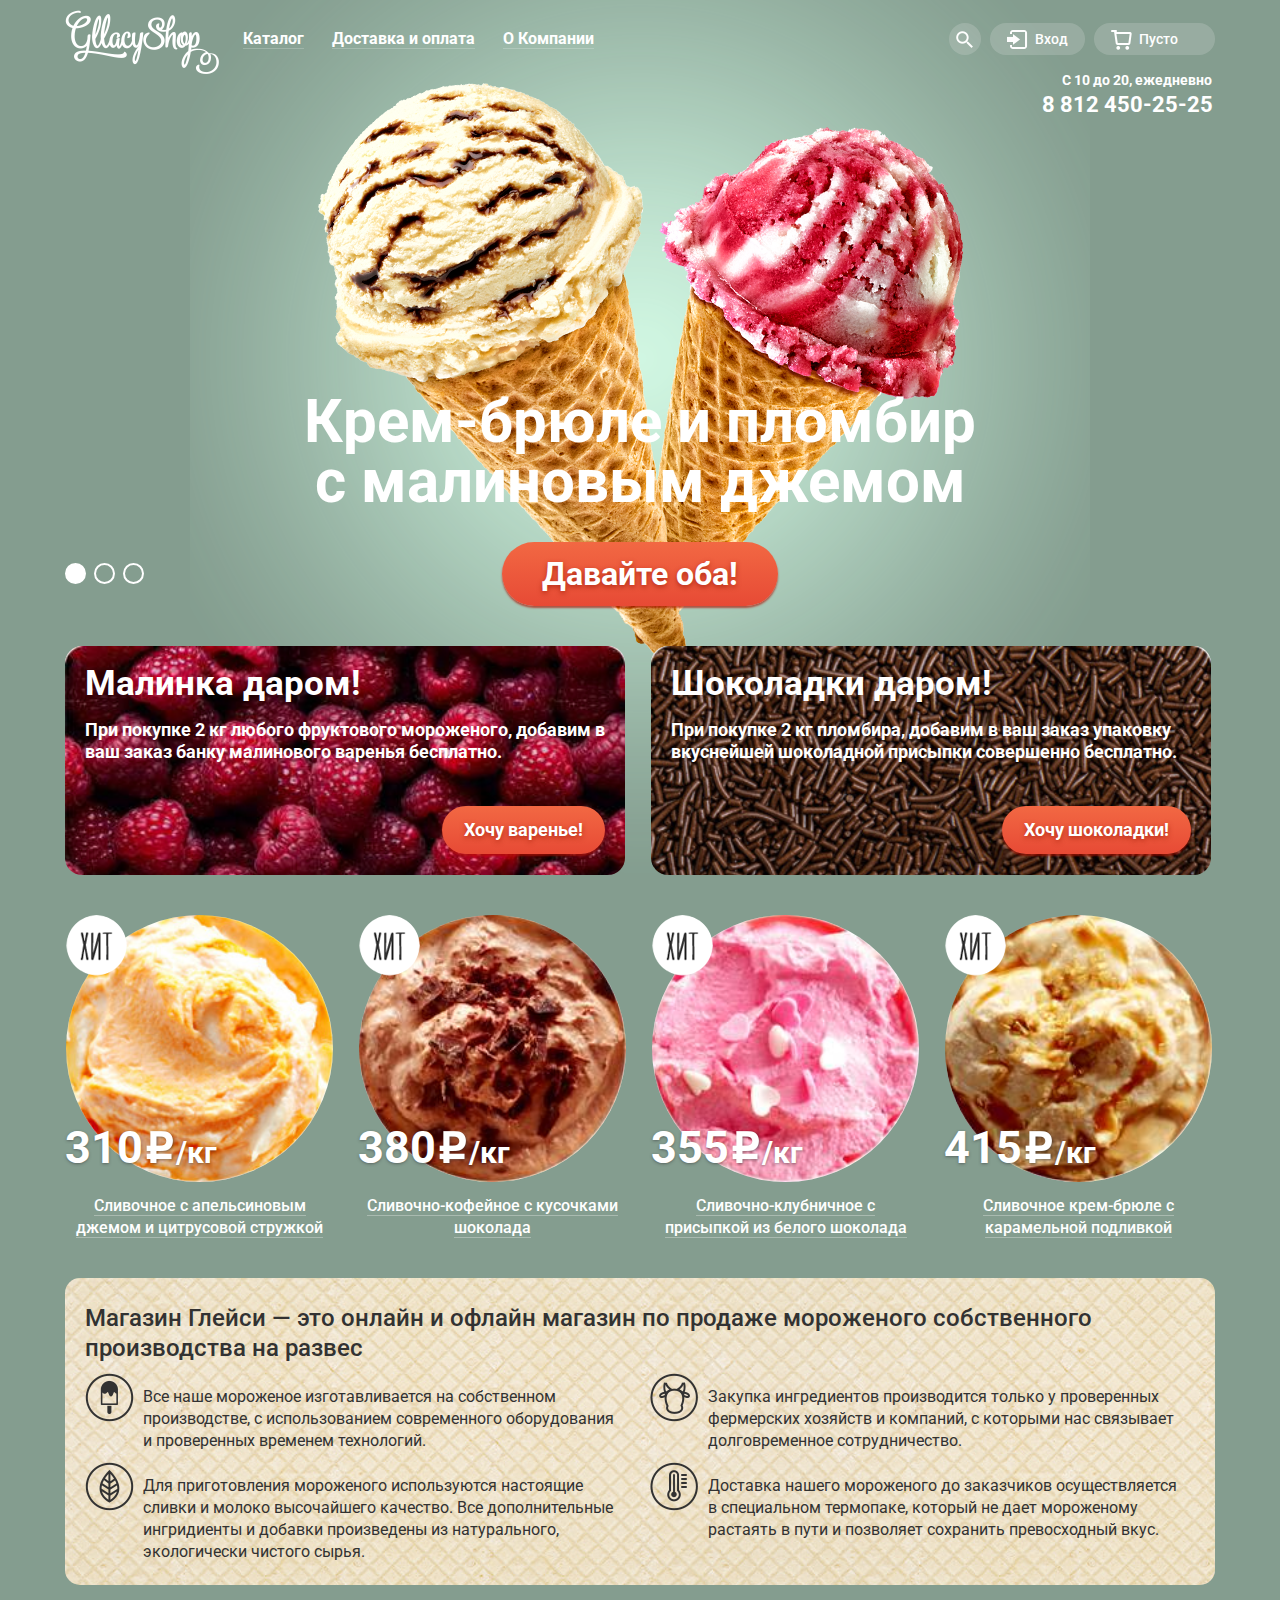
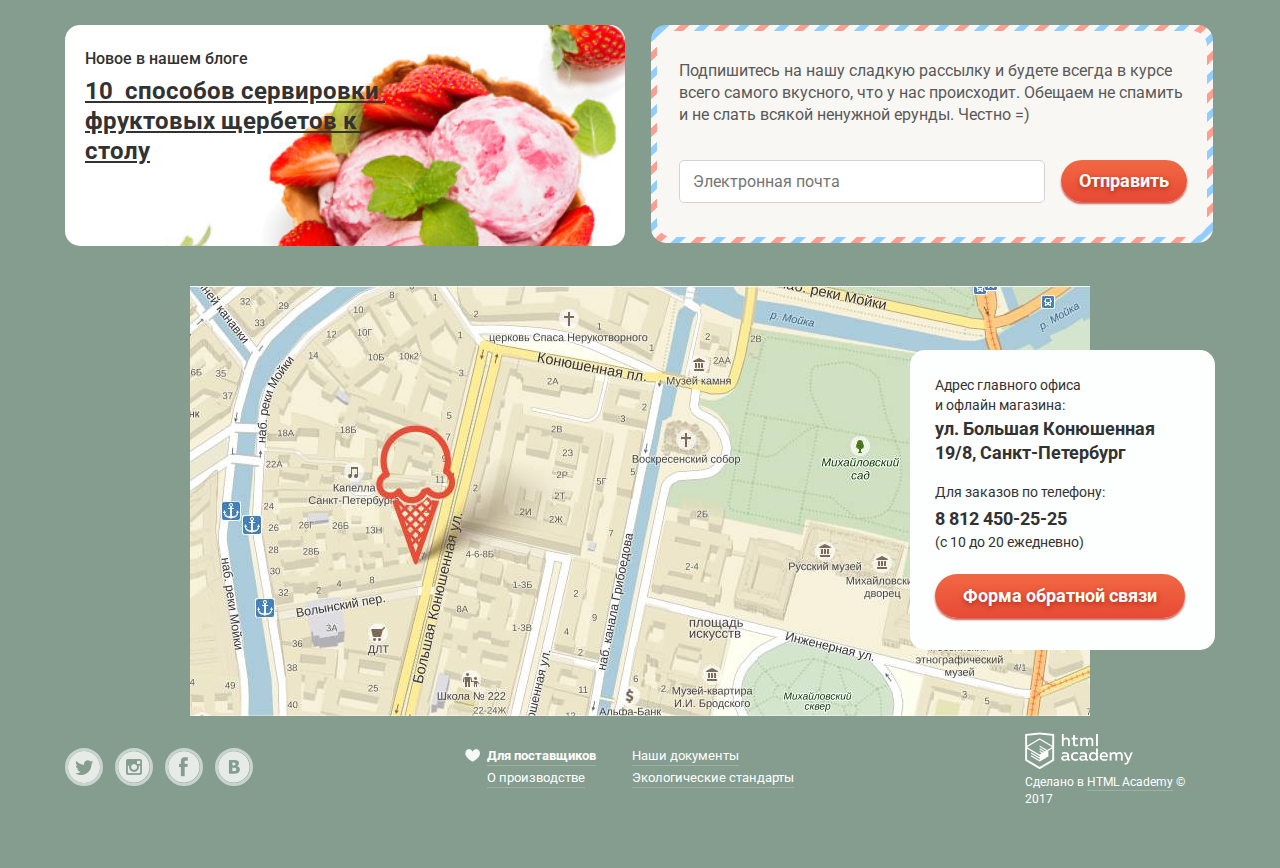
<file: index.html>
<!DOCTYPE html>
<html lang="ru">
  <head>
    <meta charset="utf-8">
    <meta name="description" content="Онлайн и офлайн магазин по продаже мороженого собственного производства на развес">
    <title>HTML Academy: Глейси</title>
    <link rel="stylesheet" href="https://fonts.googleapis.com/css?family=Roboto:400,500,700&amp;subset=cyrillic">
    <link rel="stylesheet" href="css/normalize.css">
    <link rel="stylesheet" href="css/style.css">
  </head>
  <body>
    <input type="radio" id="btn-1" name="toggle" checked>
    <input type="radio" id="btn-2" name="toggle">
    <input type="radio" id="btn-3" name="toggle">
    <div class="container">
      <header class="page-header center clearfix">
        <nav class="main-navigation clearfix">
          <div class="header-logo">
            <img src="img/logo.png" width="154" height="64" alt="GllacyShop">
          </div>
          <ul class="main-menu">
            <li class="main-menu_item main-menu_catalog">
              <a href="#">Каталог</a>
              <ul class="sub-menu">
                <li class="sub-menu_item sub-menu_new"><a href="#"><b>Новинки</b></a></li>
                <li class="sub-menu_item sub-menu_cream"><a href="catalog.html">Сливочное</a></li>
                <li class="sub-menu_item"><a href="#">Щербеты</a></li>
                <li class="sub-menu_item"><a href="#">Фруктовый лёд</a></li>
                <li class="sub-menu_item sub-menu_melorin"><a href="#">Мелорин</a></li>
              </ul>
            </li>
            <li class="main-menu_item">
              <a href="#">Доставка и оплата</a>
            </li>
            <li class="main-menu_item">
              <a href="#">О Компании</a>
            </li>
          </ul>
        </nav>

        <div class="user-block">
          <ul>
            <li class="user-search">
              <a href="#" title="Корзина"></a>
              <form class="search" action="#" method="get">
                <input type="search" name="search" id="search" placeholder="Что ищем?">
                <label for="search">Что ищем?</label>
              </form>
            </li>
            <li class="user-enter">
              <a href="#">Вход</a>
              <form class="enter" action="#" method="post"> 
                <input type="email" name="email" autocomplete="on" id="email" placeholder="Электронная почта" required>
                <label for="email">Электронная почта</label>
                <input type="password" name="password" id="password" placeholder="Пароль" required>
                <label for="password">Пароль</label>
                <input class="btn" type="submit" value="Войти">
                <div class="enter-help">
                  <a href="#">Забыли пароль?</a>
                  <a href="#">Новая регистрация</a>
                </div>
              </form>
            </li>
            <li class="user-basket basket-empty">
              <a href="#">Пусто</a>
            </li> 
          </ul>
        </div>

        <div class="header-contacts">
          <span>C 10 до 20, ежедневно</span>
          <a href="tel:+78124502525">8 812 450-25-25</a>
        </div>
      </header>

      <main>
        <div class="center">
          <div class="slider">
            <div class="slide" id="slide1">
              <div class="slider-title">
                Крем-брюле и пломбир с малиновым джемом
              </div>
              <a class="btn" href="#">Давайте оба!</a>
            </div>

            <div class="slide" id="slide2">
              <div class="slider-title">
                Шоколадный пломбир и лимонный сорбет
              </div>
              <a class="btn" href="#">Давайте оба!</a>
            </div>

            <div class="slide" id="slide3">
              <div class="slider-title">
                Пломбир с помадкой и клубничный щербет
              </div>
              <a class="btn" href="#">Давайте оба!</a>
            </div>

            <div class="slider-controls">  
              <label for="btn-1"></label>
              <label for="btn-2"></label>
              <label for="btn-3"></label>
            </div>
          </div>

          <section class="benefit clearfix">
            <article class="benefit-item benefit-1">
              <h2>Малинка даром!</h2>
              <p>При покупке 2 кг любого фруктового мороженого, добавим в ваш заказ банку малинового варенья бесплатно.</p>
              <a class="btn" href="#">Хочу варенье!</a>
            </article>

            <article class="benefit-item benefit-2">
              <h2>Шоколадки даром!</h2>
              <p>При покупке 2 кг пломбира, добавим в ваш заказ упаковку вкуснейшей шоколадной присыпки совершенно бесплатно.</p>
              <a class="btn" href="#">Хочу шоколадки!</a>
            </article>
          </section>

          <section class="catalog">
            <article class="catalog-item hit">
              <img src="img/items/item1.jpg" width="267" height="267" alt="Сливочное с апельсиновым джемом и цитрусовой стружкой">
              <div class="item-price">310   <span class="price-weight">/кг</span></div>
              <div class="item-name"><span>Сливочное с апельсиновым джемом и цитрусовой стружкой</span></div>
              <a class="btn" href="#">Быстрый просмотр</a>
            </article>

            <article class="catalog-item hit">
              <img src="img/items/item2.jpg" width="267" height="267" alt="Сливочно-кофейное с кусочками шоколада">
              <div class="item-price">380   <span class="price-weight">/кг</span></div>
              <div class="item-name"><span>Сливочно-кофейное с кусочками шоколада</span></div>
              <a class="btn" href="#">Быстрый просмотр</a>
            </article>

            <article class="catalog-item hit">
              <img src="img/items/item3.jpg" width="267" height="267" alt="Сливочно-клубничное с присыпкой из белого шоколада">
              <div class="item-price">355   <span class="price-weight">/кг</span></div>
              <div class="item-name"><span>Сливочно-клубничное с присыпкой из белого шоколада</span></div>
              <a class="btn" href="#">Быстрый просмотр</a>
            </article>

            <article class="catalog-item hit">
              <img src="img/items/item4.jpg" width="267" height="267" alt="Сливочное крем-брюле с карамельной подливкой">
              <div class="item-price">415   <span class="price-weight">/кг</span></div>
              <div class="item-name"><span>Сливочное крем-брюле с карамельной подливкой</span></div>
              <a class="btn" href="#">Быстрый просмотр</a>
            </article>
          </section>

          <article class="about-us">
            <h2>Магазин Глейси — это онлайн и офлайн магазин по продаже мороженого собственного производства на развес</h2>
            <ul class="clearfix">
              <li class="about-item about-1">Все наше мороженое изготавливается на собственном производстве, с использованием современного оборудования и проверенных временем технологий.
              </li>
              <li class="about-item about-2">Закупка ингредиентов  производится только у проверенных фермерских хозяйств и компаний, с которыми нас связывает долговременное сотрудничество.</li>
              <li class="about-item about-3">Для приготовления мороженого используются настоящие сливки и молоко высочайшего качество. Все дополнительные ингридиенты и добавки произведены из натурального, экологически чистого сырья.</li>
              <li class="about-item about-4">Доставка нашего мороженого до заказчиков осуществляется в специальном термопаке, который не дает мороженому растаять в пути и позволяет сохранить превосходный вкус.
              </li>
            </ul>
          </article>

          <section class="news clearfix">
            <article class="news-item blog">
              <span>Новое в нашем блоге</span>
              <a class="news-title" href="#">10  способов сервировки фруктовых щербетов к столу</a>
            </article>

            <section class="news-item subscription">
              <div class="subscription-content">
                <p class="subscription-title">Подпишитесь на нашу сладкую рассылку и будете всегда в курсе всего самого вкусного, что у нас происходит. Обещаем не спамить и не слать всякой ненужной ерунды. Честно =)</p>
                <form action="#" method="post">
                  <input type="email" name="email" autocomplete="on" id="email2" placeholder="Электронная почта">
                  <label for="email2">Электронная почта</label>
                  <input class="btn" type="submit" value="Отправить">
                </form>
              </div>
            </section>
          </section>

          <section class="contacts">
              <p class="contacts-adress"><span class="adress-title">Адрес главного офиса и офлайн магазина:</span><b>ул. Большая Конюшенная 19/8, Санкт-Петербург</b>
              </p>
              <p class="contacts-phone"><span class="phone-title">Для заказов по телефону:</span><b><a href="tel:+78124502525">8 812 450-25-25</a></b>(с 10 до 20 ежедневно)
              </p>
              <a class="btn login" href="#">Форма обратной связи</a>
            </section>
        </div>

        <div class="map">
            <iframe src="https://api-maps.yandex.ru/frame/v1/-/C6q3f6IE"></iframe>
        </div>
      </main>

      <footer class="page-footer center clearfix">
        <section class="social">
          <a class="social-btn social-btn-tw" href="#" title="Мы в Твиттер"></a>
          <a class="social-btn social-btn-ig" href="#" title="Мы в Инстаграм"></a>
          <a class="social-btn social-btn-fb" href="#" title="Мы в Фейсбук"></a>
          <a class="social-btn social-btn-vk" href="#" title="Мы в Вконтакте"></a>
        </section>

        <section class="extra-info">
          <ul>
            <li class="special">
              <a href="#"><b>Для поставщиков</b></a>
            </li>
            <li>
              <a href="#">Наши документы</a>
            </li>
            <li>
              <a href="#">О производстве</a>
            </li>
            <li>
              <a href="#">Экологические стандарты</a>
            </li>
          </ul>
        </section>

        <address class="copyright">
          <a href="https://htmlacademy.ru/intensive/htmlcss" title="Переход на старницу HTML Academy">
            <img src="img/academy_logo.png" width="108" height="38" alt="htmlacademy.ru">
          </a>
          <span>
            Сделано в <a class="made-by" href="https://htmlacademy.ru/intensive/htmlcss">HTML Academy</a> &#169; 2017
          </span>
        </address>
      </footer>
      <div class="modal-content">
        <button class="modal-content-close" type="button" title="Закрыть">
          Закрыть
        </button>
        <form class="feedback" action="#" method="post">
          <span>Мы обязательно вам ответим!</span>
          <input type="text" name="login" autocomplete="on" id="login" placeholder="Как вас зовут?">
          <label for="login">Как вас зовут?</label>
          <input type="email" name="email" autocomplete="on" id="email-3" placeholder="Ваша почта для ответа">
          <label for="email-3">Ваша почта для ответа</label>
          <textarea placeholder="Напишите что-нибудь..." id="text"></textarea>
          <label for="text">Напишите что-нибудь...</label>
          <input class="btn" type="submit" value="Отправить">
        </form>
      </div>
      <div class="modal-overlay"></div>
    </div>
    <script src="js/script.min.js"></script>
  </body>
</html>
</file>
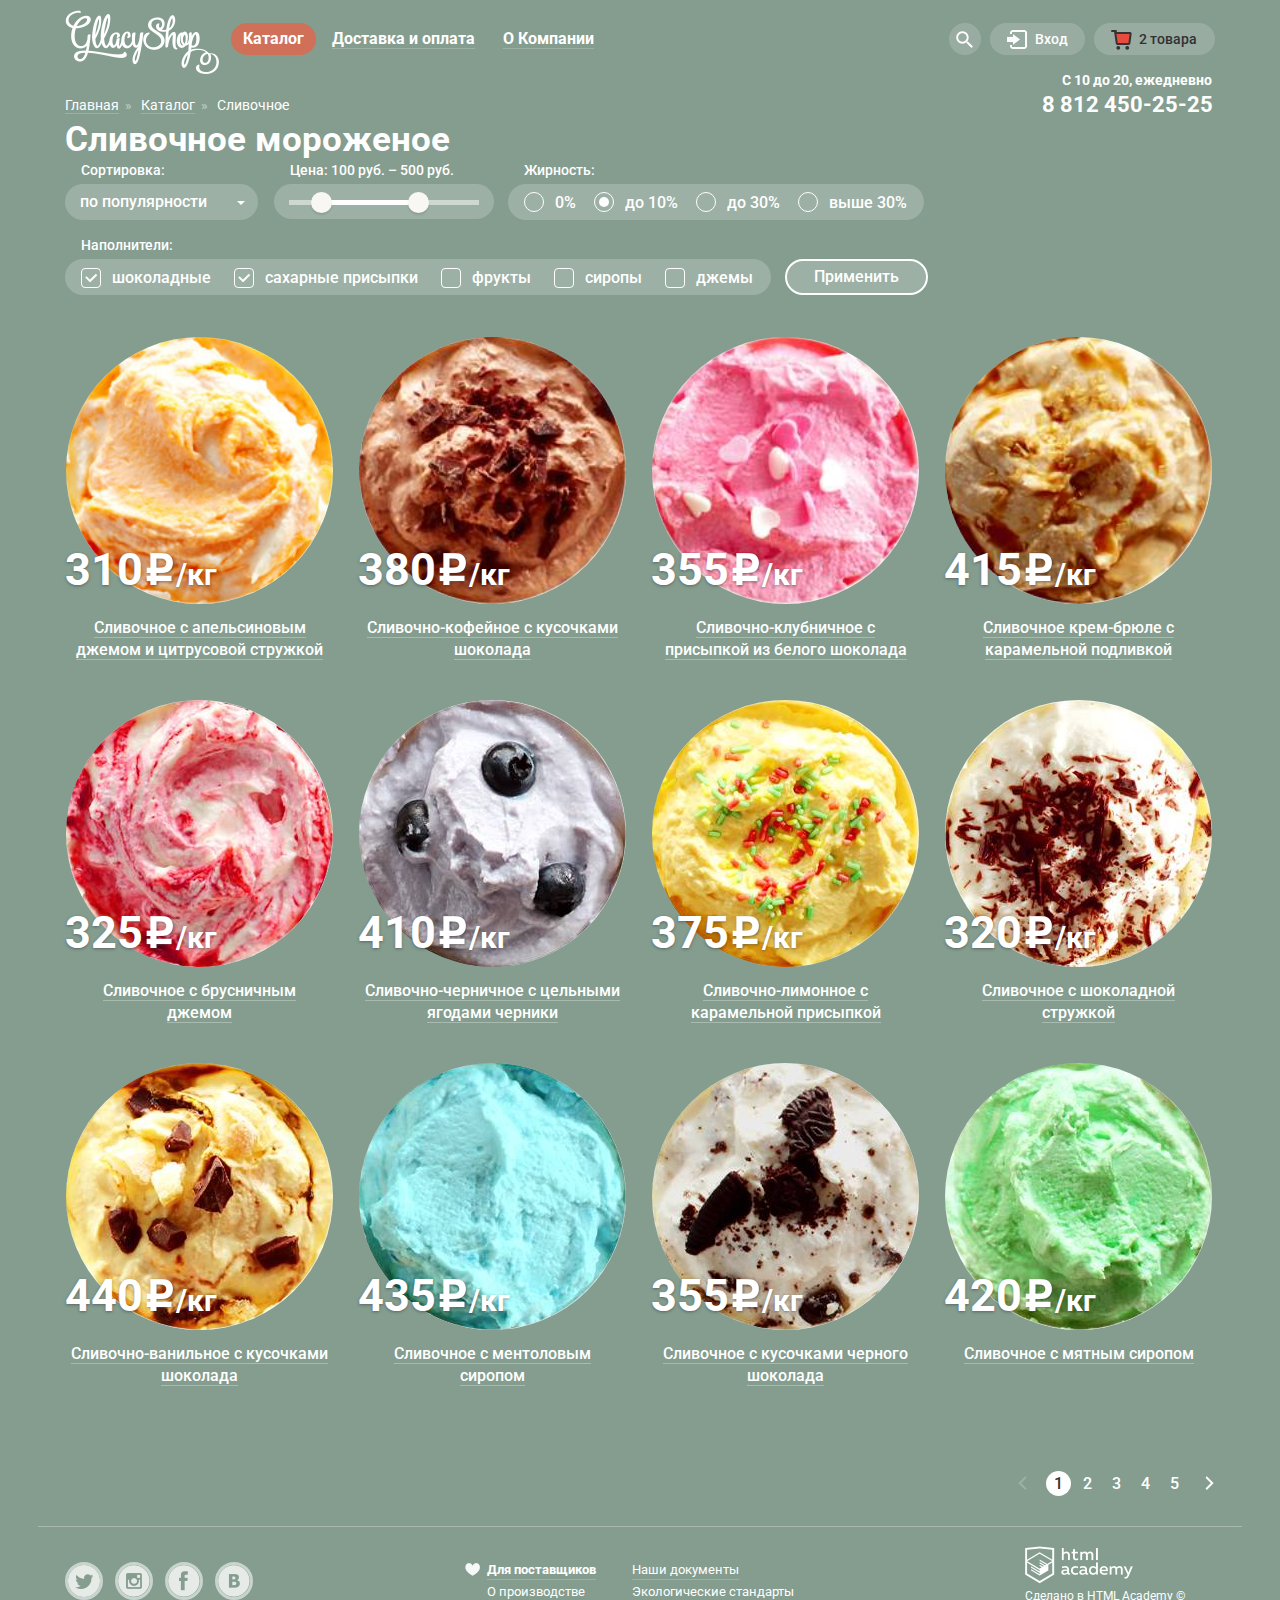
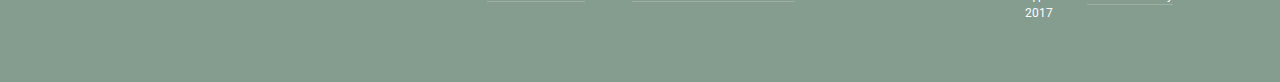
<file: catalog.html>
<!DOCTYPE html>
  <html lang="ru">
    <head>
      <meta charset="utf-8">
      <title>Глейси. Каталог товаров</title>
      <link href="https://fonts.googleapis.com/css?family=Roboto:400,500,700&amp;subset=cyrillic" rel="stylesheet">
      <link rel="stylesheet" href="css/normalize.css">
      <link rel="stylesheet" href="css/style.css">
    </head>
    <body>
      <header class="page-header center clearfix">
        <nav class="main-navigation clearfix">
          <div class="header-logo">
            <a href="index.html" title="GllacyShop">
              <img src="img/logo.png" width="154" height="64" alt="GllacyShop">
            </a>
          </div>
          <ul class="main-menu">
            <li class="main-menu_item main-menu_catalog active">
              <a href="#">Каталог</a>
              <ul class="sub-menu">
                <li class="sub-menu_item sub-menu_new"><a href="#"><b>Новинки</b></a></li>
                <li class="sub-menu_item sub-menu_cream active"><a>Сливочное</a></li>
                <li class="sub-menu_item"><a href="#">Щербеты</a></li>
                <li class="sub-menu_item"><a href="#">Фруктовый лёд</a></li>
                <li class="sub-menu_item sub-menu_melorin"><a href="#">Мелорин</a></li>
              </ul>
            </li>
            <li class="main-menu_item">
              <a href="#">Доставка и оплата</a>
            </li>
            <li class="main-menu_item">
              <a href="#">О Компании</a>
            </li>
          </ul>
        </nav>

        <div class="user-block">
          <ul>
            <li class="user-search">
              <a href="#" title="Корзина"></a>
              <form class="search" action="#" method="get">
                <input type="search" name="search" id="search" placeholder="Что ищем?">
                <label for="search">Что ищем?</label>
              </form>
            </li>
            <li class="user-enter">
              <a href="#">Вход</a>
              <form class="enter" action="#" method="post"> 
                <input type="email" name="email" autocomplete="on" id="email" placeholder="Электронная почта" required>
                <label for="email">Электронная почта</label>
                <input type="password" name="password" id="password" placeholder="Пароль" required>
                <label for="password">Пароль</label>
                <input class="btn" type="submit" value="Войти">
                <div class="enter-help">
                  <a href="#">Забыли пароль?</a>
                  <a href="#">Новая регистрация</a>
                </div>
              </form>
            </li>
            <li class="user-basket basket-full">
              <a href="#">2 товара</a>
              <div class="basket">
                <table>
                  <tr class="basket-item">
                    <td class="basket-cell basket-delete"><a href="#"></a></td> 
                    <td class="basket-cell basket-photo"><img src="img/items/item1.jpg" width="34" height="34" alt="Пломбир с апельсиновым джемом"></td>
                    <td class="basket-cell basket-name"><a href="#">Пломбир с апельсиновым джемом</a></td>
                    <td class="basket-cell basket-prise">1,5 кг x <span>200 руб.</span></td>
                    <td class="basket-cell basket-cost">300 руб.</td>  
                  </tr>
                  <tr class="basket-item">
                    <td class="basket-cell basket-delete"><a href="#"></a></td> 
                    <td class="basket-cell basket-photo"><img src="img/items/item3.jpg" width="34" height="34" alt="Клубничный пломбир с присыпкой из белого шоколада"></td>
                    <td class="basket-cell basket-name"><a href="#">Клубничный пломбир с присыпкой из белого шоколада</a></td>
                    <td class="basket-cell basket-prise">1,5 кг x <span>300 руб.</span></td>
                    <td class="basket-cell basket-cost">450 руб.</td>
                  </tr>
                </table>
                <div class="total-order">
                  Итого: 750 руб.
                </div>
                <a class="btn" href="#">Оформить заказ</a>
              </div>
            </li>
          </ul>
        </div>

        <div class="header-contacts">
          <span>C 10 до 20, ежедневно</span>
          <a href="tel:+78124502525">8 812 450-25-25</a>
        </div>
      </header>

      <main class="content center">
        <header class="shop-header">
          <nav class="breadcrumbs">
            <ul>
              <li><a href="index.html">Главная</a></li>
              <li><a href="#">Каталог</a></li>
              <li>Сливочное</li>
            </ul>
          </nav>
          <h1>Сливочное мороженое</h1>
        </header>

        <div class="main-sorting">
          <form action="#" method="post">
            <fieldset class="sorting-parameter">
              <legend>Сортировка:</legend>
              <select name="order">
                <option value="popular">по популярности</option>
                <option value="cheap-first">сначала недорогие</option>
                <option value="cheap-last">сначала дорогие</option>
                <option value="fat">по жирности</option>
              </select>
            </fieldset>

            <fieldset class="sorting-price">
              <legend>Цена: 100 руб. – 500 руб.</legend>
              <div class="range-controls">
                <div class="scale">
                  <div class="bar"></div>
                </div>
                <div class="toggle toggle-min"></div>
                <div class="toggle toggle-max"></div>
              </div>
            </fieldset>

            <fieldset class="sorting-fat">
              <legend>Жирность:</legend>
              <div class="sorting-overlay">
                <label for="fat-1">
                  <input type="radio" id="fat-1" name="fat" value="0%">0%
                  <span class="radiobtn-indicator" tabindex="0"></span>
                </label>
                <label for="fat-2">
                  <input type="radio" id="fat-2" name="fat" value="10%" checked>до 10%
                  <span class="radiobtn-indicator" tabindex="0"></span>
                </label>
                <label for="fat-3">
                  <input type="radio" id="fat-3" name="fat" value="30%">до 30%
                  <span class="radiobtn-indicator" tabindex="0"></span>
                </label>
                <label for="fat-4">
                  <input type="radio" id="fat-4" name="fat" value="30%+">выше 30%
                  <span class="radiobtn-indicator" tabindex="0"></span>
                </label>
              </div>
            </fieldset>

            <fieldset class="sorting-fill">
              <legend>Наполнители:</legend>
              <div class="sorting-overlay">
                <label>
                  <input type="checkbox" name="fill1" checked>шоколадные
                  <span class="checkbox-indicator" tabindex="0"></span>
                </label>
                <label>
                  <input type="checkbox" name="fill2" checked>сахарные присыпки
                  <span class="checkbox-indicator" tabindex="0"></span>
                </label>
                <label>
                  <input type="checkbox" name="fill3">фрукты
                  <span class="checkbox-indicator" tabindex="0"></span>
                </label>
                <label>
                  <input type="checkbox" name="fill4">сиропы
                  <span class="checkbox-indicator" tabindex="0"></span>
                </label>
                <label>
                  <input type="checkbox" name="fill5">джемы
                  <span class="checkbox-indicator" tabindex="0"></span>
                </label>
              </div>
            </fieldset>
            <input class="sorting-btn" type="submit" value="Применить">
          </form>
        </div>

        <section class="catalog">
          <article class="catalog-item">
            <img src="img/items/item1.jpg" width="267" height="267" alt="Сливочное с апельсиновым джемом и цитрусовой стружкой">
            <div class="item-price">310   <span class="price-weight">/кг</span></div>
            <div class="item-name"><span>Сливочное с апельсиновым джемом и цитрусовой стружкой</span></div>
            <a class="btn" href="#">Быстрый просмотр</a>
          </article>

          <article class="catalog-item">
            <img src="img/items/item2.jpg" width="267" height="267" alt="Сливочно-кофейное с кусочками шоколада">
            <div class="item-price">380   <span class="price-weight">/кг</span></div>
            <div class="item-name"><span>Сливочно-кофейное с кусочками шоколада</span></div>
            <a class="btn" href="#">Быстрый просмотр</a>
          </article>

           <article class="catalog-item">
            <img src="img/items/item3.jpg" width="267" height="267" alt="Сливочно-клубничное с присыпкой из белого шоколада">
            <div class="item-price">355   <span class="price-weight">/кг</span></div>
            <div class="item-name"><span>Сливочно-клубничное с присыпкой из белого шоколада</span></div>
            <a class="btn" href="#">Быстрый просмотр</a>
          </article>

          <article class="catalog-item">
            <img src="img/items/item4.jpg" width="267" height="267" alt="Сливочное крем-брюле с карамельной подливкой">
            <div class="item-price">415   <span class="price-weight">/кг</span></div>
            <div class="item-name"><span>Сливочное крем-брюле с карамельной подливкой</span></div>
            <a class="btn" href="#">Быстрый просмотр</a>
          </article>

          <article class="catalog-item">
            <img src="img/items/item5.jpg" width="267" height="267" alt="Сливочное с брусничным джемом">
            <div class="item-price">325   <span class="price-weight">/кг</span></div>
            <div class="item-name"><span>Сливочное с брусничным джемом</span></div>
            <a class="btn" href="#">Быстрый просмотр</a>
          </article>

          <article class="catalog-item">
            <img src="img/items/item6.jpg" width="267" height="267" alt="Сливочно-черничное с цельными ягодами черники">
            <div class="item-price">410   <span class="price-weight">/кг</span></div>
            <div class="item-name"><span>Сливочно-черничное с цельными ягодами черники</span></div>
            <a class="btn" href="#">Быстрый просмотр</a>
          </article>

          <article class="catalog-item">
            <img src="img/items/item7.jpg" width="267" height="267" alt="Сливочно-лимонное с карамельной присыпкой">
            <div class="item-price">375   <span class="price-weight">/кг</span></div>
            <div class="item-name"><span>Сливочно-лимонное с карамельной присыпкой</span></div>
            <a class="btn" href="#">Быстрый просмотр</a>
          </article>

          <article class="catalog-item">
            <img src="img/items/item8.jpg" width="267" height="267" alt="Сливочное с шоколадной стружкой">
            <div class="item-price">320   <span class="price-weight">/кг</span></div>
            <div class="item-name"><span>Сливочное с шоколадной стружкой</span></div>
            <a class="btn" href="#">Быстрый просмотр</a>
          </article>

          <article class="catalog-item">
            <img src="img/items/item9.jpg" width="267" height="267" alt="Сливочно-ванильное с кусочками шоколада">
            <div class="item-price">440   <span class="price-weight">/кг</span></div>
            <div class="item-name"><span>Сливочно-ванильное с кусочками шоколада</span></div>
            <a class="btn" href="#">Быстрый просмотр</a>
          </article>

          <article class="catalog-item">
            <img src="img/items/item10.jpg" width="267" height="267" alt="Сливочное с ментоловым сиропом">
            <div class="item-price">435   <span class="price-weight">/кг</span></div>
            <div class="item-name"><span>Сливочное с ментоловым сиропом</span></div>
            <a class="btn" href="#">Быстрый просмотр</a>
          </article>

          <article class="catalog-item">
            <img src="img/items/item11.jpg" width="267" height="267" alt="Сливочное с кусочками черного шоколада">
            <div class="item-price">355   <span class="price-weight">/кг</span></div>
            <div class="item-name"><span>Сливочное с кусочками черного шоколада</span></div>
            <a class="btn" href="#">Быстрый просмотр</a>
          </article>

          <article class="catalog-item">
            <img src="img/items/item12.jpg" width="267" height="267" alt="Сливочное с мятным сиропом">
            <div class="item-price">420   <span class="price-weight">/кг</span></div>
            <div class="item-name"><span>Сливочное с мятным сиропом</span></div>
            <a class="btn" href="#">Быстрый просмотр</a>
          </article>
        </section>
        
        <ul class="paginator"> 
          <li class="prev disabled"><a title="предыдущая страница"></a></li>
          <li class="active"><a>1</a></li>
          <li><a href="#">2</a></li>
          <li><a href="#">3</a></li>
          <li><a href="#">4</a></li>
          <li><a href="#">5</a></li>
          <li class="next"><a href="#" title="следующая страница"></a></li>
        </ul>
      </main>

      <footer class="page-footer center clearfix footer-inner">
        <section class="social">
          <a class="social-btn social-btn-tw" href="#" title="Мы в Твиттер"></a>
          <a class="social-btn social-btn-ig" href="#" title="Мы в Инстаграм"></a>
          <a class="social-btn social-btn-fb" href="#" title="Мы в Фейсбук"></a>
          <a class="social-btn social-btn-vk" href="#" title="Мы в Вконтакте"></a>
        </section>

        <section class="extra-info">
          <ul>
            <li class="special">
              <a href="#"><b>Для поставщиков</b></a>
            </li>
            <li>
              <a href="#">Наши документы</a>
            </li>
            <li>
              <a href="#">О производстве</a>
            </li>
            <li>
              <a href="#">Экологические стандарты</a>
            </li>
          </ul>
        </section>

        <address class="copyright">
          <a href="https://htmlacademy.ru/intensive/htmlcss" title="Переход на страницу HTML Academy">
            <img src="img/academy_logo.png" width="108" height="38" alt="htmlacademy.ru">
          </a>
          <span>
            Сделано в <a class="made-by" href="https://htmlacademy.ru/intensive/htmlcss" >HTML Academy</a> &#169; 2017
          </span>
        </address>
			</footer>
      <script src="js/script.min.js"></script>
    </body>
  </html>
</file>
<file: css/style.css>
﻿body {
  position: relative;
  
  min-width: 1200px;
  margin: 0;
  
  font-weight: 400;
  font-size: 16px;
  line-height: 22px;
  font-family: 'Roboto', 'Arial', sans-serif;  
  color: #ffffff;
  background-color: #849d8f;
}

.clearfix::after {
  content: '';
  
  display: table;
  clear: both;
}

.container {
  background-color: #849d8f;
  background-repeat: no-repeat;
  background-position: top center;
  -webkit-transition: background-image 0.5s ease, background-color 0.5s ease;
  transition: background-image 0.5s ease, background-color 0.5s ease;
}

.container::before,
.container::after {
  content: '';

  visibility: hidden;
}

.container::before {
  background-image: url('../img/slider/slide2.png');
}

.container::after {
  background-image: url('../img/slider/slide3.png');
}

.center {
  position: relative;
  width: 1150px;
  margin: 0 auto;
  padding: 0 27px;
}

.page-header {
  position: relative;
  
  min-height: 75px;
  padding-top: 10px;
}

.main-navigation {
  float: left;
  
  font-weight: 700;
  line-height: 18px;
}

.main-menu {
  float: left;
  max-width: 500px;
}

.header-logo {  
  float: left;
  width: 154px;
  margin-right: 12px;
}

.main-navigation .main-menu,
.main-navigation .sub-menu {
  margin: 0;
  padding: 0;
  
  list-style: none;
}

.main-navigation .main-menu {
  margin-top: 13px;
}

.main-menu > li {
  display: inline-block;
  vertical-align: top;
}

.main-menu a {
  display: block;
  
  padding: 7px 12px;
  
  color: #ffffff;
  text-decoration: none;
}

.main-menu_item > a::after{
  content: '';
  display: block;
  height: 1px;
  
  background: #ffffff;
  opacity: 0.2;
}

.active > a::after {
  display: none;
}

.main-menu .main-menu_item {
  padding-bottom: 5px;
}

.main-menu .active > a {
  text-decoration: none;
  
  background-color: rgb(208, 112, 88);
  border-radius: 20px;
}

.main-menu_item a:hover {
  color: #333333;
  
  background-color: #f7f6f3;
  border-radius: 20px;
}

.main-menu_item a:active {
  color: #333333;
  
  background-color: rgba(248, 247, 244, 0.988);
  -webkit-box-shadow: inset 0px 2px 1px 0px rgba(105, 105, 105, 1);
          box-shadow: inset 0px 2px 1px 0px rgba(105, 105, 105, 1);
}

.sub-menu { 
  position: absolute;
  top: 60px;
  left: 185px;
  z-index: 4;
  
  display: none;
  width: 145px;
  
  font-weight: 400;
  font-size: 14px;

  background-color: #f8f7f4;
  border-radius: 5px;
  -webkit-box-shadow: 0px 20px 20px 0px rgba(0, 0, 0, 0.4);
          box-shadow: 0px 20px 20px 0px rgba(0, 0, 0, 0.4); 
  overflow: hidden;
}

.sub-menu_new {
  position: relative;
}

.sub-menu_new::after {
  content: '';
  position: absolute;
  top: 38px;
  right: 10px;
  left: 7px;
  
  display: block;
  height: 1px;
  
  background-color: rgba(209, 208, 206, 0.8);
}

.sub-menu a {
  padding: 8px 20px 5px;
  
  text-decoration: none;
  color: #323232;
}

.sub-menu_new a {
  padding-bottom: 12px;
}

.sub-menu_melorin a {
  padding-bottom: 12px;
}

.main-menu_catalog:hover .sub-menu {
  display: block;
}

.sub-menu .active > a {
  border-radius: 0;
  color: #ffffff;
}

.sub-menu a:hover {
  color: #323232;
  
  background: #fbded7;
  border-radius: 0;
  -webkit-box-shadow: none;
          box-shadow: none;
}

.sub-menu a:active {
  color: #323232;
  
  background: #f6b5a5;
}

.btn {
  display: inline-block;
  vertical-align: top;
  padding: 12px 22px;

  font-weight: 700;
  font-size: 18px;
  line-height: 24px;
  color: #ffffff;
  text-decoration: none;
  text-shadow: 0 2px 5px rgba(160, 32, 11, 0.76);

  background: #f26843;
  
  background: -webkit-gradient(linear, left top, left bottom, from(#f26843), to(#e74a35));
  
  background: linear-gradient(to bottom, #f26843 0%, #e74a35 100%);
  border: 0;
  border-radius: 100px;
  -webkit-box-shadow: 0 2px 2px rgba(172, 16, 0, 0.64);
          box-shadow: 0 2px 2px rgba(172, 16, 0, 0.64);
  
  cursor: pointer;
}

.user-block {  
  float: right;
  
  max-width: 350px;
  margin-top: 13px;
  
  font-weight: 500;
  font-size: 14px;
  line-height: 16px;
}

.user-block ul {
  margin: 0;
  padding: 0;
  
  list-style: none;
}

.user-block li {
  position: relative;
  
  display: inline-block;
  vertical-align: top;
  margin-left: 6px;
  padding-bottom: 5px;
}

.user-block input:not(.btn) {
  display: block;
  -webkit-box-sizing: border-box;
          box-sizing: border-box;
  width: 100%;
  height: 45px;
  padding: 9px 13px;
  border: 1px solid rgb(211, 211, 210);
  border-radius: 5px;

  font: inherit;
  font-weight: 700;
  font-size: 14px;
  line-height: 24px;
}

.user-block input:not(.btn):hover {
  padding: 8px 12px;
  border-width: 2px;
  border-color: rgb(154, 154, 154);
}

.user-block input:focus {
  outline: none;
  border-width: 2px;
  border-color: rgb(46, 136, 228);
}

.user-block label {
  position: absolute;
  top: 7px;
  
  display: none;
  margin-left: 14px;
  
  color: #5b9ddf;
  font-size: 11px;
  line-height: 13px;
}

.user-block label[for='password'] {
  top: 70px;
}

.user-block input:focus + label {
  display: block;
  -webkit-transition: scale(0.5) 0.5s ease;
  transition: scale(0.5) 0.5s ease;
}

.user-search {
  margin-left: 0;
}

.user-search > a,
.user-enter  > a,
.user-basket > a {
  display: block;
  text-decoration: none;
  
  padding: 8px 17px 8px 45px;
  
  color: #ffffff;
  
  background-color: rgba(234, 234, 234, 0.2);
  background-image: url('../img/sprite.png');
  background-repeat: no-repeat;
  border-radius: 20px;
}

.user-search a {
  height: 32px;
  width: 32px;
  padding: 0;
}

.basket-empty a {
  padding-right: 37px;
}

.basket-full > a {
  padding-right: 18px;
  color: #323232;
}

.user-search a:hover,
.user-enter > a:hover,
.user-basket > a:hover {
  color: #323232; 
  
  background-color: rgba(234, 234, 234, 1);
  background-repeat: no-repeat;
}

.user-search a {
  background-position: -3px -836px;
}

.user-search a:hover {
  background-position: -3px -874px;
}

.user-enter > a {
  background-position: 7px -139px;
}

.user-enter > a:hover {
  background-position: 7px -178px;
}

.basket-empty > a {
  background-position: 7px -59px;
}

.basket-full > a,
.basket-full > a:hover {
  background-position: 7px -99px;
}

.basket-empty> a:hover {
  background-position: 7px -99px;
}

.user-block form {
  border-radius: 5px;
  -webkit-box-shadow: 0px 20px 20px 0px rgba(0, 0, 0, 0.4);
          box-shadow: 0px 20px 20px 0px rgba(0, 0, 0, 0.4); 
}

.search {
  position: absolute;
  top: 35px;
  right: 0;
  z-index: 4;
  
  display: none;
  width: 310px;
  
  padding: 20px 15px;
  
  background-color: #f8f7f4;
}

.user-search:hover .search {
  display: block;
}

.enter {
  position: absolute;
  top: 37px;
  right: 0;
  z-index: 4;
  
  display: none;
  width: 242px;
  height: 174px; 
  padding: 20px 16px;
  
  background-color: #f8f7f4;
}

.enter input {
  margin-bottom: 19px;
}

.enter .enter-help {
  float: right;
  width: 120px;
}

.enter-help a {
  display: inline-block;
  vertical-align: top;

  color: #323232;
  font-size: 13px;
  line-height: 22px;
}

.enter-help a:hover,
.enter-help a:active {
  color: #e84d37;
}

.enter .btn {
  margin-bottom: 0;
  padding: 10px 22px;
  border-radius: 22px;
}

.user-enter:hover .enter {
  display: block;
}

.basket {
  position: absolute;
  top: 35px;
  right: 0;
  z-index: 4;
  
  display: none; 
  width: 510px;
  padding: 20px 15px;
  
  color: #323232;
  font-weight: 400;
  font-size: 13px;
  line-height: 16px;
  
  background-color: rgb(248, 247, 243); 
  border-radius: 5px;
  -webkit-box-shadow: 0px 20px 20px 0px rgba(0, 0, 0, 0.4);
          box-shadow: 0px 20px 20px 0px rgba(0, 0, 0, 0.4); 
}

.basket table {
  border-collapse: collapse;
  margin-bottom: 15px;
}

.basket-cell {
  padding-top: 10px;
  padding-right: 12px;
  vertical-align: top;
}

.basket-delete a {
  position: relative;
  display: inline-block;
  vertical-align: top;
  width: 12px;
  height: 12px;
}

.basket-delete a::before,
.basket-delete a::after {
  content: '';
  position: absolute;
  top: -2px;
  right: 2px;

  display: block;
  width: 1px;
  height: 14px;

  -webkit-transform: rotate(45deg);

          transform: rotate(45deg);
  background-color: #323232;
}

.basket-delete a::after {
  -webkit-transform: rotate(-45deg);
          transform: rotate(-45deg);
}

.basket-item {
  height: 55px;
}

.basket-photo {
  padding-top: 0;
  vertical-align: top;
}

.basket-name {  
  width: 220px;
}

.basket-prise,
.basket-cost {
  padding-left: 15px;
}

.basket a:not(.btn) {
  color: #323232;
  text-decoration: none;
}

.basket span {
  color: #323232;
  opacity: 0.5;
}

.basket img {
  border-radius: 50%;
}

.basket .total-order {
  position: relative;
  margin-bottom: 15px;
  
  font-weight: 700;
  font-size: 15px;
  line-height: 18px;
  text-align: right;
}

.basket::after {
  content: '';
  position: absolute;

  right: 15px;
  bottom: 112px;
  left: 15px;
  
  display: block;
  height: 1px;
  background-color: rgba(210, 209, 205, 1);
}

.basket .btn {
  float: right;
  padding: 10px 15px 12px;
}

.user-basket:hover .basket {
  display: block;
}

.header-contacts {
  position: absolute;
  top: 71px;
  right: 30px;
  z-index: 3;

  width: 170px;

  font-weight: 700;
  text-align: right;
}

.header-contacts span {
  display: inline-block;
  vertical-align: middle;
  margin-bottom: 5px;
  
  font-size: 14px;
  line-height: 16px;
}

.header-contacts a {
  font-size: 22px;
  line-height: 24px;
  text-decoration: none;
  color: #ffffff;
  white-space: nowrap;
}

.slider {
  position: relative; 
  
  margin-bottom: 40px;
  padding-top: 307px;
  
  text-align: center;
  color: #ffffff;
}

.slide {
  display: none;
}

.slider-title {
  width: 700px;
  margin: 0 auto;
  margin-bottom: 30px;

  font-weight: 700;
  font-size: 60px;
  line-height: 60px;
}

.slide .btn {
  padding: 10px 40px;
  
  font-size: 32px;
  line-height: 44px;
}

.btn:hover {
  background: -webkit-gradient(linear, left top, left bottom, from(#f58669), to(#ec6f5e));
  background: linear-gradient(to bottom, #f58669 0%, #ec6f5e 100%); 
  -webkit-box-shadow: 0 2px 2px rgba(172, 16, 0, 1); 
          box-shadow: 0 2px 2px rgba(172, 16, 0, 1);
}

.btn:active {
  background: -webkit-gradient(linear, left top, left bottom, from(#d84732), to(#e1613e));
  background: linear-gradient(to bottom, #d84732 0%, #e1613e 100%);
  -webkit-box-shadow: inset 0 2px 2px rgba(172, 16, 0, 1);
          box-shadow: inset 0 2px 2px rgba(172, 16, 0, 1);
}

.slider-controls {
  position: absolute;
  bottom: 21px;
  left: 0;
  z-index: 20;

  font-size: 0;
}

.slider-controls label {
  display: inline-block;
  vertical-align: top;

  width: 17px;
  height: 17px;
  margin-right: 8px;


  background-color: transparent;
  border: 2px solid #ffffff;
  border-radius: 50%;
  cursor: pointer;
}

input[name='toggle'] {
  display: none;
}

#btn-1:checked ~ .container #slide1,
#btn-2:checked ~ .container #slide2,
#btn-3:checked ~ .container #slide3 {
  display: block;
}

#btn-1:checked ~ .container {
  background-color: #849d8f;
  background-image: url('../img/slider/slide1.png');
}

#btn-2:checked ~ .container {
  background-color: #8996a6;
  background-image: url('../img/slider/slide2.png');
}

#btn-3:checked ~ .container {
  background-color: #9d8b84;
  background-image: url('../img/slider/slide3.png');
}

#btn-1:checked ~ .container label[for='btn-1'],
#btn-2:checked ~ .container label[for='btn-2'],
#btn-3:checked ~ .container label[for='btn-3'] {
  background-color: #ffffff;
}

.slider-controls label:hover {
  background-color: rgba(255, 255, 255, 0.4);
}

.benefit {
  margin-bottom: 40px;
}

.benefit-item {
  position: relative;
  
  float: left;
  
  width: 520px;
  min-height: 195px;
  padding: 17px 20px;
  
  font-weight: 700;
  font-size: 18px;
  
  border-radius: 17px;
}

.benefit-item h2 {
  margin: 0;
  padding-bottom: 15px;
  font-size: 35px;
  line-height: 41px;
}

.benefit-item p {
  margin: 0;
  padding-bottom: 43px;
}

.benefit-item:nth-child(2n) {
  margin-left: 26px;
}

.benefit-item .btn {
  float: right;
}

.benefit-1 {
  background: url('../img/benefit1.jpg') no-repeat;
  background-size: cover;
  background-color: #ad1330;
}

.benefit-2 {
  background: url('../img/benefit2.jpg') no-repeat;
  background-size: cover;
  background-color: #3f261c;
}

.catalog {
  display: -webkit-box;
  display: -ms-flexbox;
  display: flex;
  -ms-flex-wrap: wrap;
      flex-wrap: wrap;
  -webkit-box-pack: start;
      -ms-flex-pack: start;
          justify-content: flex-start;
}

.catalog-item {
  position: relative;
  width: 269px;
  margin-right: 24px;
  margin-bottom: 30px;
  
  text-align: center;
}


.catalog-item:nth-child(4n) {
  margin-right: 0;
}

.hit::before {
  position: absolute;
  z-index: 10;
  content: '';
  width: 61px;
  height: 61px;
  background: url('../img/sprite.png');
  background-position: -10px -309px;
  border-radius: 50%;
}

.catalog-item img {
  position: relative;
  z-index: 2;
  margin-bottom: 7px;
  border-radius: 50%;
}

.item-price {
  position: absolute;
  z-index: 6;
  top: 210px;
  left: 0;
  
  font-weight: 700;
  font-size: 45px;
  line-height: 45px;
  text-shadow: 0px 1px 3px rgba(49, 50, 53, 0.5);
  white-space: pre;
  background: url('../img/sprite.png') no-repeat 70px -5px; 
}

.price-weight {
  font-size: 30px;
}

.item-name {
  min-height: 53px;
  padding: 0 6px;
  font-weight: 500;
}

.item-name span {
  border-bottom: 1px solid rgba(255, 255, 255, 0.3);
}

.catalog-item::after { 
  position: absolute;
  top: -5px; 
  left: -12px; 
  z-index: 4; 
  content: '';
  
  width: 295px;   
  height: 405px; 
  
  background-color: rgb(255, 255, 255);
  opacity: 0;
  border-radius: 7px;
} 

.catalog-item:hover::after {
  opacity: 0.3;
}

.catalog-item:hover img {
  z-index: 5;
}

.catalog-item::hover ~ .item-name span {
  border-bottom: none;
}

.catalog-item:hover > .item-name span {
  border-bottom: none;
}

.catalog-item .btn {
  position: absolute;
  bottom: -45px;
  left: 35px;
  z-index: 20;
  display: none; 
  padding: 11px 14px;
  border-radius: 20px;
}

.catalog-item:hover .btn {
  display: block;
}

.about-us {
  margin-bottom: 40px;
  padding: 25px 20px;
  padding-bottom: 22px;

  color: #323232;
  
  background: #eaddc1 url('../img/waffle.jpg'); 
  border-radius: 15px;
}

.about-us h2 {
  margin: 0;
  
  font-weight: 500;
  font-size: 24px;
  line-height: 30px;
  color: #323232;
}

.about-us ul {
  margin: 0;
  padding: 0;
  
  list-style: none;
}

.about-us li {
  position: relative;
  display: inline-block;
  vertical-align: top;
  width: 480px;
  
  margin-right: 23px;
  padding-top: 23px;
  padding-left: 58px;
}

.about-us li:nth-child(2n) {
  margin-right: 0;
}

.about-item::before {
  position: absolute;
  top: 0px;
  left: 0;
  content: '';
  display: block;
  width: 49px;
  height: 60px;
  background-image: url('../img/sprite.png');
  background-repeat: no-repeat;
}


.about-1::before {
  background-position: -10px -432px;
}

.about-2::before {
  white-space: pre-wrap;
  background-position: -10px -501px;
}

.about-3::before {
  background-position: -10px -570px;
}

.about-4::before {
  background-position: -10px -639px;
}

.news {
  margin-bottom: 40px;
  
  font-weight: 500;
}

.news-item {
  float: left;
  width: 520px;
  min-height: 170px;
  margin-right: 26px;
  padding: 25px 20px;
  padding-top: 23px;
  padding-bottom: 28px;
}

.news-item:nth-child(2n) {
  margin-right: 0;
}

.news-item span {
  font-weight: 500;
}

.news .blog {
  color: #323232;

  background-color: #ffffff;
  background: url('../img/news1.jpg') no-repeat;
  background-size: cover;
  border-radius: 15px;
}

.news-title {
  display: block;
  width: 295px;
  margin-top: 6px;
  color: #323232;

  font-weight: 700;
  font-size: 24px;
  line-height: 30px;
  white-space: pre-wrap;
}

.news-title:hover,
.news-title:active {
  color: #e84d37;
}

.news .subscription {  
  width: 550px;
  padding: 6px;
  color: #5a5a5a;

  background: #f8f7f4;
  background-image: url('../img/news2.png');
  border-radius: 15px;
}

.subscription-content {
  position: relative;
  padding-top: 29px;
  padding-right: 20px;
  padding-bottom: 34px;
  padding-left: 22px;
  background: #f8f7f4;
  border-radius: 15px;
}

.subscription-title {
  margin: 0;
  margin-bottom: 34px;
  
  font-weight: 400;
  font-size: 16px;
  line-height: 22px;
}

.subscription input:not(.btn) {
  -webkit-box-sizing: border-box;
          box-sizing: border-box;
  width: 72%;
  height: 43px;
  padding: 9px 13px;
  
  font: inherit;
  font-weight: 700;
  font-size: 16px;
  line-height: 24px;
  
  border: 1px solid rgb(211, 211, 210);
  border-radius: 5px;
}

.subscription input:not(.btn):hover {
  padding: 8px 12px;
  border-width: 2px;
  border-color: rgb(154, 154, 154);
}

.subscription input:focus {
  outline: none;
  border-width: 2px;
  border-color: rgb(46, 136, 228);
}

.subscription label {
  position: absolute;
  bottom: 38%;
  left: 0;
  display: none;
  margin-left: 35px;
  color: #5b9ddf;
  font-size: 11px;
  line-height: 13px;
}

.subscription input:focus + label {
  display: block;
}


.subscription .btn {
  float: right;
  padding: 10px 18px;
  font: inherit;
  font-weight: 700;
  font-size: 18px;
}

.map {
  height: 430px;
  margin-bottom: 8px;
  
  background: url('../img/map.jpg') no-repeat center 0;
}

.map iframe {
  width: 100%;
  height: 100%;
  border: 0;
}


.contacts {
  position: absolute;
  bottom: -404px;
  right: 27px;
  
  width: 255px;
  min-height: 255px;
  padding: 25px 25px 20px 25px;
  
  color: #323232;
  font-weight: 400;
  font-size: 14px;
  line-height: 20px;
  background-color: #fdfefe;
  border-radius: 15px;
}

.contacts b {
  font-size: 18px;
}

.contacts-adress {
  width: 230px;
  margin: 0;
  margin-bottom: 16px;
}

.adress-title {
  display: block;
  width: 150px;
  padding-bottom: 2px;
}

.contacts-adress b {
  line-height: 24px;
}

.contacts-phone {
  margin: 0;
  margin-bottom: 21px;
  line-height: 22px;
}

.phone-title {
  display: block;
  width: 175px;
  padding-bottom: 5px;
}

.contacts-phone a {
  display: block;
  color: #323232;
  text-decoration: none;
}

.contacts .btn {
  padding: 10px 28px;;
}

.shop-header {
  min-height: 65px;
  margin-top: 12px;
}

.breadcrumbs ul {
  margin: 0;
  padding: 0;
  
  list-style: none;
}

.breadcrumbs li {
  position: relative;
  display: inline-block;
  vertical-align: top;

  padding-right: 18px;
  
  font-size: 14px;
  line-height: 16px;
}

.breadcrumbs li:last-child {
  padding-right: 0;
}

.breadcrumbs li::after { 
  content: '»';
  position: absolute;
  top: 0;
  right: 5px;
  opacity: 0.5;
}

.breadcrumbs a {
  color: #ffffff;
  text-decoration: none;
}

.breadcrumbs a::after {
  content: '';
  display: block;
  height: 1px;
  background: #ffffff;
  opacity: 0.2;
}

.breadcrumbs a:hover,
.breadcrumbs a:active {
  color: #ffbc9e;
}

.breadcrumbs a:hover::after,
.breadcrumbs a:active::after {
  background: #ffbc9e;
}

.shop-header h1 {
  margin: 0;
  margin-bottom: 23px;

  font-size: 35px;
  line-height: 41px;
}

.main-sorting {
  width: 875px; 
  min-height: 135px;
  margin-bottom: 25px;
  
  font-weight: 500;
}

.main-sorting fieldset {
  display: inline-block;
  vertical-align: top;
  
  margin: 0;
  margin-right: 10px;
  margin-bottom: 17px;
  padding: 0;
 
  border: none;
}

.main-sorting legend {
  margin-bottom: 6px;
  margin-left: 16px;
  font-size: 14px;
  line-height: 16px;
}

.main-sorting label {
  display: inline-block;
  vertical-align: middle;
  font-size: 16px;
  line-height: 18px;
}

.sorting-overlay {
  padding-top: 7px;
  padding-bottom: 7px;
  padding-left: 47px;
  background-color: rgba(255, 255, 255, 0.2);
  border-radius: 30px;
}

.sorting-parameter {
  position: relative;
  width: 195px;
}

.sorting-parameter select {
  width: 193px;
  padding-top: 7px;
  padding-bottom: 7px;
  padding-left: 15px;
  color: #ffffff;
  background-color: rgba(255, 255, 255, 0.2);
  font: inherit;
  border: none;
  border-radius: 100px;
  outline: none;
  -webkit-appearance: none;
     -moz-appearance: none;
          appearance: none;
}

.sorting-parameter select::-ms-expand { 
  display: none; 
}


.sorting-parameter::after {
  content: '';
  position: absolute;
  bottom: 15px;
  right: 15px;
  display: block;
  border: 4px solid #ffffff;
  border-right-color: transparent;
  border-bottom: none;
  border-left-color: transparent;
}


.sorting-parameter select:hover {
  color: #323232;
  background-color: rgba(255, 255, 255, 1);
}

.sorting-parameter:hover::after {
  border: 4px solid #323232;
  border-right-color: transparent;
  border-bottom: none;
  border-left-color: transparent;
}

.sorting-parameter option {
  color: #000000;
}

.range-controls {
  position: relative;
  
  width: 205px;
  height: 21px;
  padding-top: 7px;
  padding-right: 0;
  padding-bottom: 7px;
  padding-left: 15px;
  border-radius: 50px;
  background-color: rgba(255, 255, 255, 0.2);
}

.range-controls .scale {
  height: 5px;
  margin-top: 9px;
  margin-right: 15px;
  background-color: rgba(255, 255, 255, 0.5);
}

.range-controls .bar {
  height: 5px;
  width: 55%;
  margin-left: 25px;
  background-color: rgba(255, 255, 255, 1);
}

.toggle {
  position: absolute;
  top: 8px;
  left: 0;
  
  width: 21px;
  height: 21px;
  background-color: rgb(248, 247, 244);
  -webkit-box-shadow: 0px 2px 2px 0px rgba(0, 0, 0, 0.1);
          box-shadow: 0px 2px 2px 0px rgba(0, 0, 0, 0.1);
  border-radius: 50%;

  cursor: pointer;
}

.toggle-min {
  left: 37px;
}

.toggle-max {
  left: 134px;
}

.main-sorting .sorting-fat {
  margin-right: 0;
}

.sorting-fat label {
  position: relative;
  
  margin-right: 45px;
  cursor: pointer;
}

.sorting-fat label:last-child {
  margin-right: 17px;
}

.radiobtn-indicator {
  display: inline-block;
  vertical-align: middle;
  width: 20px;
  height: 20px;

  cursor: pointer;
}

.main-sorting input[type='radio'] + .radiobtn-indicator {
  position: absolute;
  top: -2px;
  left: -31px;

  -webkit-box-sizing: border-box;

          box-sizing: border-box;
  border: 1px solid #ffffff;
  border-radius: 50%;
}

.main-sorting input[type='radio'] + .radiobtn-indicator:hover {
  border: 2px solid #ffffff;
}

.main-sorting input[type='radio']:checked + .radiobtn-indicator::before {
  content: '';
  position: absolute;
  top: 4px;
  left: 4px;
  
  width: 10px;
  height: 10px;

  background-color: #ffffff;
  border-radius: 50%;
}

.main-sorting input[type='radio']:checked + .radiobtn-indicator:hover::before {
  top: 3px;
  left: 3px;
}


.sorting-fill label {
  position: relative;
  margin-right: 50px;
  cursor: pointer;
}

.sorting-fill label:last-child {
   margin-right: 18px;
}

.main-sorting input[type='checkbox'],
.main-sorting input[type='radio'] {
  display: none;
}

.checkbox-indicator {
  display: inline-block;
  vertical-align: middle;
  width: 20px;
  height: 20px;

  cursor: pointer;
}

.main-sorting input[type='checkbox'] + .checkbox-indicator {
  position: absolute;
  top: -1px;
  left: -31px;

  -webkit-box-sizing: border-box;

          box-sizing: border-box;
  border: 1px solid #ffffff;
  border-radius: 4px;
}

.main-sorting input[type='checkbox'] + .checkbox-indicator:hover {
  border: 2px solid #ffffff;
}


.main-sorting input[type='checkbox']:checked + .checkbox-indicator::before,
.main-sorting input[type='checkbox']:checked + .checkbox-indicator::after {
  content: '';
  position: absolute;
  top: 8px;
  left: 6px;

  width: 10px;
  height: 2px;

  background-color: #ffffff;
  -webkit-transform: rotate(-45deg);
          transform: rotate(-45deg);
}

.main-sorting input[type='checkbox']:checked + .checkbox-indicator::before {
  top: 9px;
  left: 3px;

  width: 6px;
  
  -webkit-transform: rotate(45deg);
          transform: rotate(45deg);
}

.main-sorting input[type='checkbox']:checked + .checkbox-indicator:hover::before {
  top: 8px;
  left: 2px;
}

.main-sorting input[type='checkbox']:checked + .checkbox-indicator:hover::after {
  top: 7px;
  left: 5px;
}

.main-sorting input[type='checkbox']:disabled + .checkbox-indicator,
.main-sorting input[type='radio']:disabled + .radiobtn-indicator {
  opacity: 0.2;
  border: 1px solid #ffffff;
  cursor: default;
}

.main-sorting input[type='checkbox']:disabled + .checkbox-indicator:hover::after {
  top: 8px;
  left: 2px;
}

.main-sorting input[type='checkbox']:disabled + .checkbox-indicator:hover::before {
  top: 9px;
  left: 3px;
}

.main-sorting input[type='radio']:disabled + .radiobtn-indicator:hover::before {
  top: 4px;
  left: 4px;
}

.disabled {
  color: rgba(255, 255, 255, 0.2);
}

.sorting-btn {
  display: inline-block;
  vertical-align: top;

  margin-top: 22px;
  padding: 7px 27px;

  font: inherit;
  font-weight: 500;
  font-size: 16px;
  line-height: 18px;
  color: #ffffff;
  text-decoration: none;

  background: rgba(255, 255, 255, 0.2);
  border: 2px solid #ffffff;
  border-radius: 100px;
  cursor: pointer;
  
  outline: none;
}

.sorting-btn:hover {
  color: #323232;
  background: rgba(255, 255, 255, 1);
}

.sorting-btn:active {
  color: #323232;
  background-color: rgb(237, 237, 237);
  -webkit-box-shadow: inset 0px 2px 1px 0px rgba(105, 105, 105, 0.4);
          box-shadow: inset 0px 2px 1px 0px rgba(105, 105, 105, 0.4);
}

.paginator {
  min-height: 35px;
  margin: 0;
  margin-top: 45px;
  margin-bottom: 20px;
  list-style: none;

  font-weight: 500;
  font-size: 16px;
  line-height: 18px;
  text-align: right;
}

.paginator li {
  display: inline-block;
  vertical-align: top;
  text-align: center;
}

.paginator a {
  display: block;
  width: 17px;
  height: 17px;
  padding: 4px;
  color: #ffffff;
  border-radius: 50%;
  text-decoration: none;
}

.paginator a:hover {
  background-color: rgba(255, 255, 255, 0.2);
}

.paginator .active > a,
.paginator a:active {
  color: #323232;
  background-color: rgba(255, 255, 255, 1);
}

.paginator .prev {
  margin-right: 7px;
}

.paginator .next {
  margin-left: 14px;
}

.paginator .prev > a {
  padding: 4px 0;
  background-image: url('../img/sprite.png');
  background-repeat: no-repeat;
  background-position: -10px -805px;
}

.paginator .next > a {
  width: 10px;
  padding: 4px 0;
  background-image: url('../img/sprite.png');
  
  background-repeat: no-repeat;
  background-position: -10px -771px;
}

.paginator .disabled > a {
  cursor: default;
  opacity: 0.2;
}

.paginator .next > a:hover,
.paginator .prev > a:hover {
  background-color: rgba(255, 255, 255, 0);
}

.page-footer {
  min-height: 65px;
  padding-top: 8px;
  padding-bottom: 20px;
}

.footer-inner { 
  padding-top: 19px;
  border-top: 1px solid rgba(255, 255, 255, 0.3);
}


.social {
  float: left;
  
  width: 250px;
  min-height: 100px;
  padding-top: 16px;
  margin-right: 150px;
}

.social-btn {
  display: inline-block;
  vertical-align: middle;
  width: 32px;
  height: 32px;
  margin-right: 8px;
  border: 3px solid #dae2de;
  background-image: url('../img/sprite.png');
  background-repeat: no-repeat;
  border-radius: 50%;
  opacity: 0.8;
}

.social-btn-tw {
  background-position: -10px -918px;
}

.social-btn-ig {
  background-position: -10px -390px;
}

.social-btn-fb {
  background-position: -10px -224px;
}

.social-btn-vk {
  background-position: -10px -970px;
}

.social-btn:hover {
  opacity: 1;
}

.social-btn:active {
  opacity: 0.8;
  -webkit-box-shadow: inset 0px 2px 1px 0px rgba(136, 136, 136, 1);
          box-shadow: inset 0px 2px 1px 0px rgba(136, 136, 136, 1);
  border-color: rgba(218, 226, 222, 0.71);
}

.extra-info {
  float: left;
  
  width: 500px;
  min-height: 50px;
  padding-top: 15px;
}

.extra-info ul {
  margin: 0;
  padding: 0;
  list-style: none;
  font-size: 0;
}

.extra-info li {
  display: inline-block;
  vertical-align: top;
  font-weight: 400;
  font-size: 13px;
  line-height: 18px;
}

.extra-info li:nth-child(odd) {
  width: 29%;
}

.extra-info li:nth-child(even) {
  width: 71%;
}

.extra-info a {
  display: inline-block;
  vertical-align: top;
  padding-left: 22px;
  color: #ffffff;
  text-decoration: none;
}

.extra-info .special {
  background: url('../img/sprite.png') no-repeat -10px -274px;
}

.extra-info a::after {
  content: '';
  display: block;
  height: 1px;
  background: #ffffff;
  opacity: 0.2;
}

.extra-info a:hover,
.extra-info a:active {
  color: #ffbc9e;
}

.extra-info a:hover::after,
.extra-info a:active::after {
  background: #ffbc9e;
}

.copyright {
  float: right;
  
  width: 190px;
  min-height: 70px;

  font-weight: 400;
  font-size: 12px;
  line-height: 16px;
  font-style: normal;
}

.copyright a {
  display: inline-block;
  vertical-align: top;
  color: #ffffff;
  text-decoration: none;
}

.copyright span {
  display: block;
  vertical-align: top;
  text-align: left;
}

.copyright .made-by::after {
  content: '';
  display: block;
  height: 1px;
  background: #ffffff;
  opacity: 0.2;
}

.copyright a:hover,
.copyright a:active {
  color: #ffbc9e;
}

.made-by:hover::after,
.made-by:active::after {
  background: #ffbc9e;
}

@-webkit-keyframes bounce {
  0% {
            -webkit-transform: translateY(-2000px);
                    transform: translateY(-2000px);
  }
  70% {
            -webkit-transform: translateY(30px);
                    transform: translateY(30px);
  }
  90% {
            -webkit-transform: translateY(-10px);
                    transform: translateY(-10px);
  }
  100% {
            -webkit-transform: translateY(0);
                    transform: translateY(0);
  }
}

@keyframes bounce {
  0% {
            -webkit-transform: translateY(-2000px);
                    transform: translateY(-2000px);
  }
  70% {
            -webkit-transform: translateY(30px);
                    transform: translateY(30px);
  }
  90% {
            -webkit-transform: translateY(-10px);
                    transform: translateY(-10px);
  }
  100% {
            -webkit-transform: translateY(0);
                    transform: translateY(0);
  }
}

@-webkit-keyframes shake {
  0%, 100% {
            -webkit-transform: translateX(0);
                    transform: translateX(0);
  }
  10%, 30%, 50%, 70%, 90% {
            -webkit-transform: translateX(-10px);
                    transform: translateX(-10px);
  }
  20%, 40%, 60%, 80% {
            -webkit-transform: translateX(10px);
                    transform: translateX(10px);
  }
}

@keyframes shake {
  0%, 100% {
            -webkit-transform: translateX(0);
                    transform: translateX(0);
  }
  10%, 30%, 50%, 70%, 90% {
            -webkit-transform: translateX(-10px);
                    transform: translateX(-10px);
  }
  20%, 40%, 60%, 80% {
            -webkit-transform: translateX(10px);
                    transform: translateX(10px);
  }
}

.modal-content {
  position: fixed;
  top: 30%;
  left: 50%;
  z-index: 30;

  display: none;

  width: 430px;
  height: 400px;

  margin-top: -120px;
  margin-left: -250px;

  padding: 25px;
  background-color: #f8f7f4;
  border-radius: 10px;
}

.modal-content-show {
  display: block;
  -webkit-animation: bounce 0.6s;
          animation: bounce 0.6s;
}

.modal-error {
  -webkit-animation: shake 0.6s;
          animation: shake 0.6s;
}

.modal-content-close {
  position: absolute;
  top: 15px;
  right: 15px;


  width: 16px;
  height: 16px;

  font-size: 0;

  border: 0;
  cursor: pointer;
  background-color: #f8f7f4;
  outline: none;
}

.modal-content-close::before,
.modal-content-close::after {
  content: '';
  position: absolute;
  bottom: -3px;
  left: 7px;

  display: block;
  width: 2px;
  height: 22px;

  -webkit-transform: rotate(45deg);

          transform: rotate(45deg);
  background-color: #323232;
}

.modal-content-close::after {
  -webkit-transform: rotate(-45deg);
          transform: rotate(-45deg);
}

.feedback {
  font-weight: 400;
  font-size: 16px;
  line-height: 24px;
  
}

.feedback span {
  display: inline-block;
  vertical-align: top;
  margin-bottom: 20px;
  color: #323232;
  font-weight: 500;
  font-size: 24px;
  line-height: 28px;
}

.feedback input:not(.btn) {
  display: block;
  -webkit-box-sizing: border-box;
          box-sizing: border-box;
  width: 62%;
  height: 43px;
  margin-bottom: 20px;
  padding: 9px 13px;
  
  font: inherit;
  font-weight: 700;
  font-size: 16px;
  line-height: 24px;

  border: 1px solid rgb(211, 211, 210);
  border-radius: 5px;
}

.feedback textarea {
  -webkit-box-sizing: border-box;
          box-sizing: border-box;
  width: 415px;
  height: 145px;
  margin-bottom: 17px;
  padding: 0;
  padding-top: 10px;
  padding-left: 13px;  
  font: inherit;
  font-weight: 700;
  font-size: 16px;
  line-height: 24px;
  border: 1px solid rgb(211, 211, 210);
  border-radius: 5px;
}

.feedback input:not(.btn):hover,
.feedback textarea:not(.btn):hover {
  padding: 8px 12px;
  border: 2px solid rgb(154, 154, 154);
}

.feedback textarea:not(.btn):hover {
  padding-top: 9px;
}

.feedback input:focus,
.feedback textarea:focus {
  outline: none;
  border-width: 2px;
  border-color: rgb(46, 136, 228);
}

.feedback input:focus + label,
.feedback textarea:focus + label {
  display: block;
}

.feedback .btn {
  float: right;
}

.modal-overlay {
  position: fixed;
  top: 0;
  left: 0;
  z-index: 20;

  display: none;

  width: 100%;
  height: 100%;

  background: rgb(0, 0, 0);
  opacity: 0.302;
}

.modal-overlay-show {
  display: block;
}


.feedback label {
  position: absolute;
  top: 60px;
  left: 39px;
  display: none;
  color: #5b9ddf;
  font-size: 11px;
  line-height: 13px;
}


.feedback label[for='email-3'] {
  top: 122px;
}

.feedback label[for='text'] {
  top: 185px;
}

.feedback .btn {
  float: right;
}

.modal-overlay {
  position: fixed;
  top: 0;
  left: 0;
  z-index: 20;

  display: none;

  width: 100%;
  height: 100%;

  background: rgb(0, 0, 0);
  opacity: 0.302;
}

.modal-overlay-show {
  display: block;
}

.feedback label {
  position: absolute;
  top: 60px;
  left: 39px;
  display: none;
  color: #5b9ddf;
  font-size: 11px;
  line-height: 13px;
}


.feedback label[for='email-3'] {
  top: 122px;
}

.feedback label[for='text'] {
  top: 185px;
}


:focus::-webkit-input-placeholder {
  color: transparent;
}

:focus:-moz-placeholder {
  color: transparent;
}

:focus::-moz-placeholder {
  color: transparent;
}

:focus:-ms-input-placeholder {
  color: transparent;
}

::-webkit-input-placeholder {
  font-weight: 400;
  line-height: 24px;
}
::-moz-placeholder {
  font-weight: 400;
  line-height: 24px;
}
:focus:-moz-placeholder {
  font-weight: 400;
  line-height: 24px;
}
:focus:-ms-input-placeholder {
  font-weight: 400;
  line-height: 24px;
}
</file>
